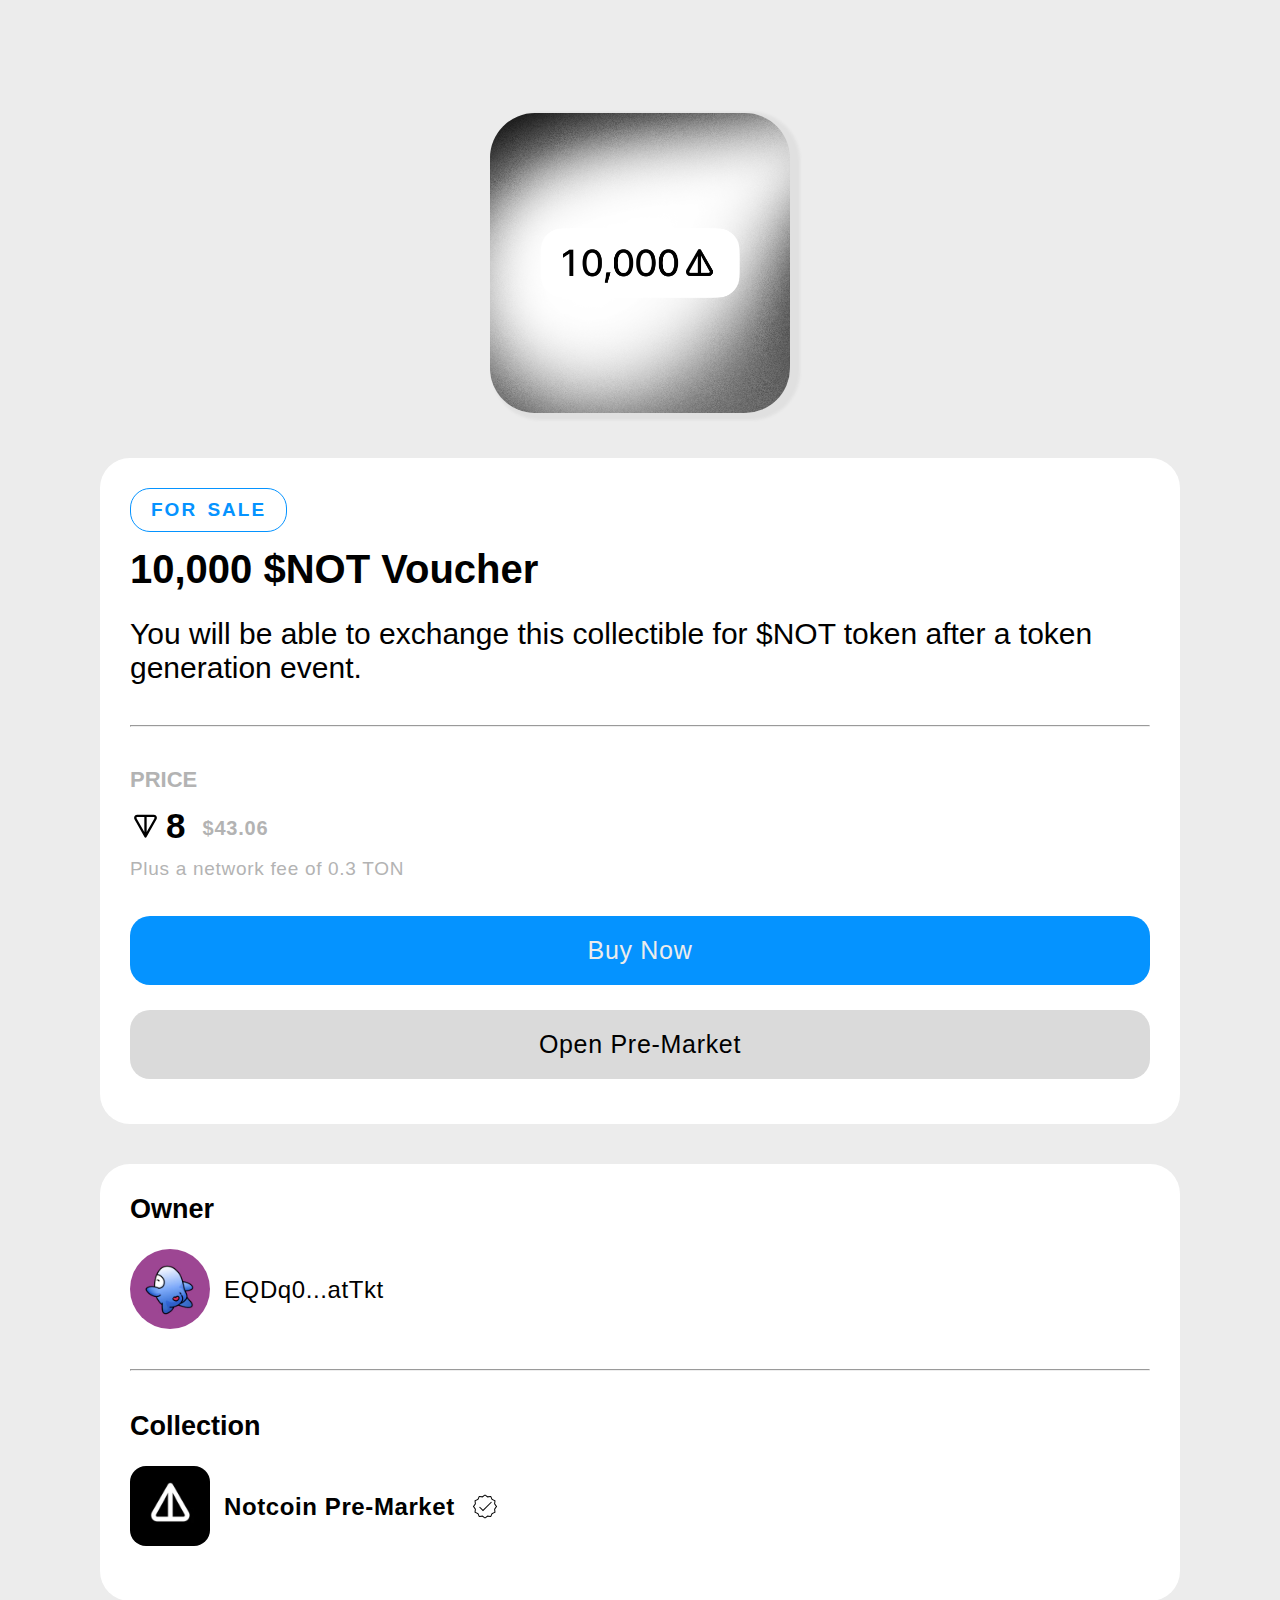
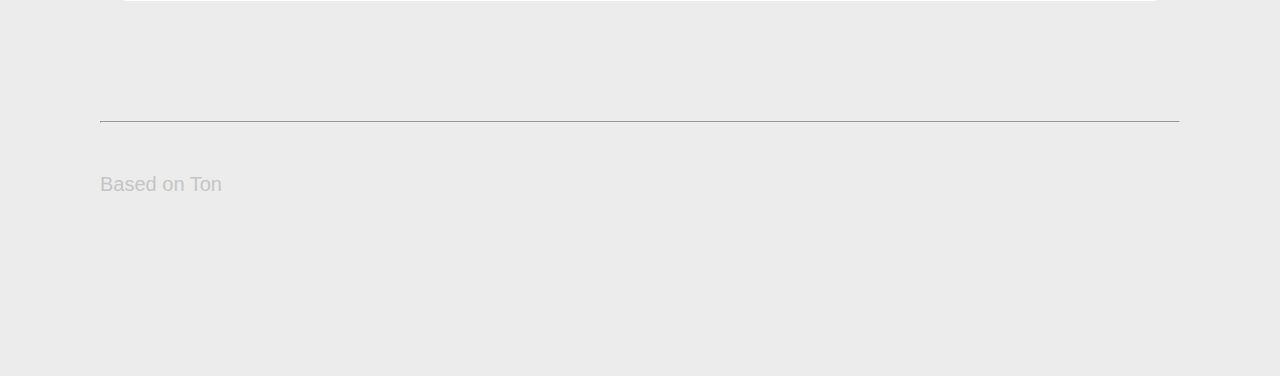
<file: index.html>
<!DOCTYPE html>
<html lang="en">
<head>
    <meta charset="UTF-8">
    <meta http-equiv="X-UA-Compatible" content="IE=edge">
    <meta name="viewport" content="width=device-width, initial-scale=1.0">
    <link rel="stylesheet" href="style.css">
    <link rel="icon" href="img/getgems.jpg" type="image/x-icon">
	  <link rel="shortcut icon" href="img/getgems.jpg" type="image/x-icon"> 
    <title>10,000 $NOT Voucher</title>
</head>
<body>
    <nav class="nav">
      <section>   
         <div class="container">
            <div class="photo-1">
              <img src="img/thz.png" class="main-photo">
            </div>
         </div>
      </section>
    </nav>
    <main class="main">
        <div class="container">
          <div class="box">
               <h4 class="for-sale">For sale</h4>
              <h2 class="vau">10,000 $NOT Voucher</h2>
              <p class="pp">You will be able to exchange this collectible for
                  $NOT token after a token generation event.</p>
              <hr class="hr">
              <h4 class="price">Price</h4>

              <div class="block-price">
                <svg width="24" height="24" viewBox="0 0 24 24" fill="none" class="svg"
                        xmlns="http://www.w3.org/2000/svg">
                        <path fill-rule="evenodd" clip-rule="evenodd" d="M7.061 3.25h9.878c.638 0 1.178 0 1.606.04.433.039.898.128 1.294.414a2.4 2.4 0 0 1 .981 1.676c.055.485-.096.934-.273 1.331-.176.393-.44.864-.754 1.42l-7.009 12.46a.9.9 0 0 1-1.569 0L4.208 8.131c-.313-.556-.578-1.027-.754-1.42-.178-.397-.328-.846-.273-1.33a2.4 2.4 0 0 1 .98-1.677c.396-.286.861-.375 1.295-.415.427-.039.968-.039 1.606-.039zM5.62 5.082c-.34.03-.408.083-.405.081a.6.6 0 0 0-.245.42c0-.004-.012.082.127.393.138.308.36.706.7 1.31l5.304 9.428V5.05H7.104c-.693 0-1.15 0-1.485.032zM12.9 5.05v11.664l5.304-9.429c.339-.603.562-1.002.7-1.309.14-.311.127-.397.127-.393a.6.6 0 0 0-.245-.42c.003.002-.066-.05-.405-.081-.336-.031-.793-.032-1.485-.032H12.9z" fill="currentColor"></path>
                     </svg> 
                 <p class="ton-logo">8</p>
                 <p class="baks">$43.06</p>
              </div>
              <p class="komsa">Plus a network fee of 0.3 TON</p>


             <a href="forma.html" class="offer" target="_blank">Buy Now</a>
             <a href="https://getgems.io/notcoin" class="pre" target="_blank">Open Pre-Market</a>
          </div>
        </div>


          <div class="container">
              <div class="box2">
                  <h4 class="own">Owner</h4>
                  <div class="contbox">
                     <img src="img/avatar.webp" class="avatar">
                     <p class="crypto-adr">EQDq0...atTkt</p> 
                  </div>

                 <hr class="hr">

                 <h4 class="collect">Collection</h4>
                 <div class="contbox">
                    <a href="https://getgems.io/collection/EQDmkj65Ab_m0aZaW8IpKw4kYqIgITw_HRstYEkVQ6NIYCyW" class="click" target="_blank">
                       <img src="img/notcoin.webp" class="not-photo">
                       <h4 class="name-colect">Notcoin Pre-Market</h4>
                       <img src="img/loon-icon.svg" class="galochka">
                    </a>
                 </div>
              </div>
          </div>
    </main>

    <footer class="footer">
        <div class="container">
            <hr class="hr">
            <p class="ton">Based on Ton</p>
        </div>
    </footer>
</body>


</html>
</file>
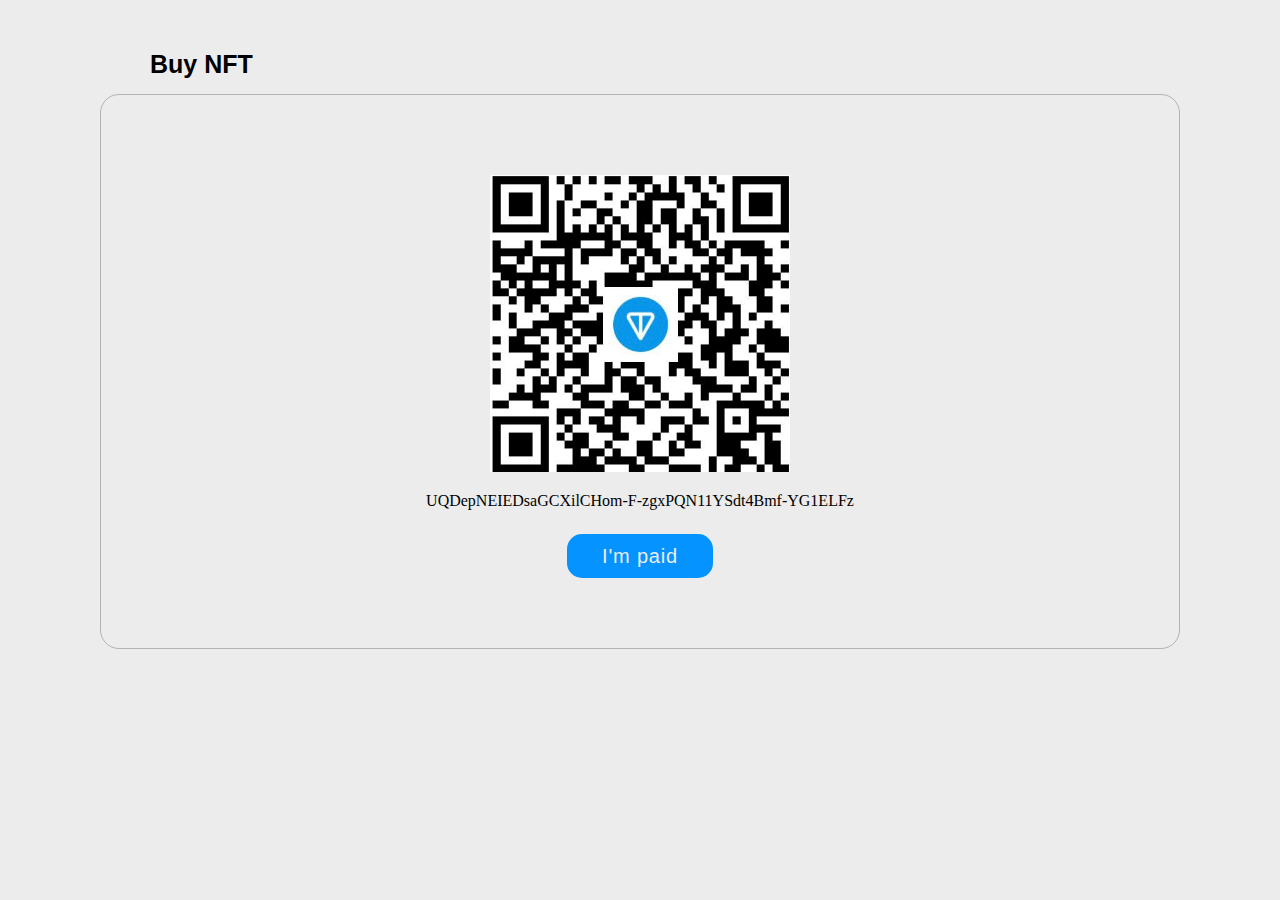
<file: forma.html>
<!DOCTYPE html>
<html lang="en">
<head>
    <meta charset="UTF-8">
    <meta http-equiv="X-UA-Compatible" content="IE=edge">
    <meta name="viewport" content="width=device-width, initial-scale=1.0">
    <link rel="stylesheet" href="style2.css">
    <link rel="icon" href="img/getgems.jpg" type="image/x-icon">
	<link rel="shortcut icon" href="img/getgems.jpg" type="image/x-icon"> 
    <title>Buy NFT</title>
</head>
<body>
    <main class="main">
        <div class="container">
              <h3 class="nft-b">Buy NFT</h3>
            <div class="block">
              <img src="img/qrcode_tonkeeper.jpg" class="qr">
              <p class="adres">UQDepNEIEDsaGCXilCHom-F-zgxPQN11YSdt4Bmf-YG1ELFz</p>
              <div class="block2">
                 <a href="loading.html" class="i-buy">I'm paid</a>
              </div>
           </div>
        </div>
    </main>
</body>
</html>
</file>
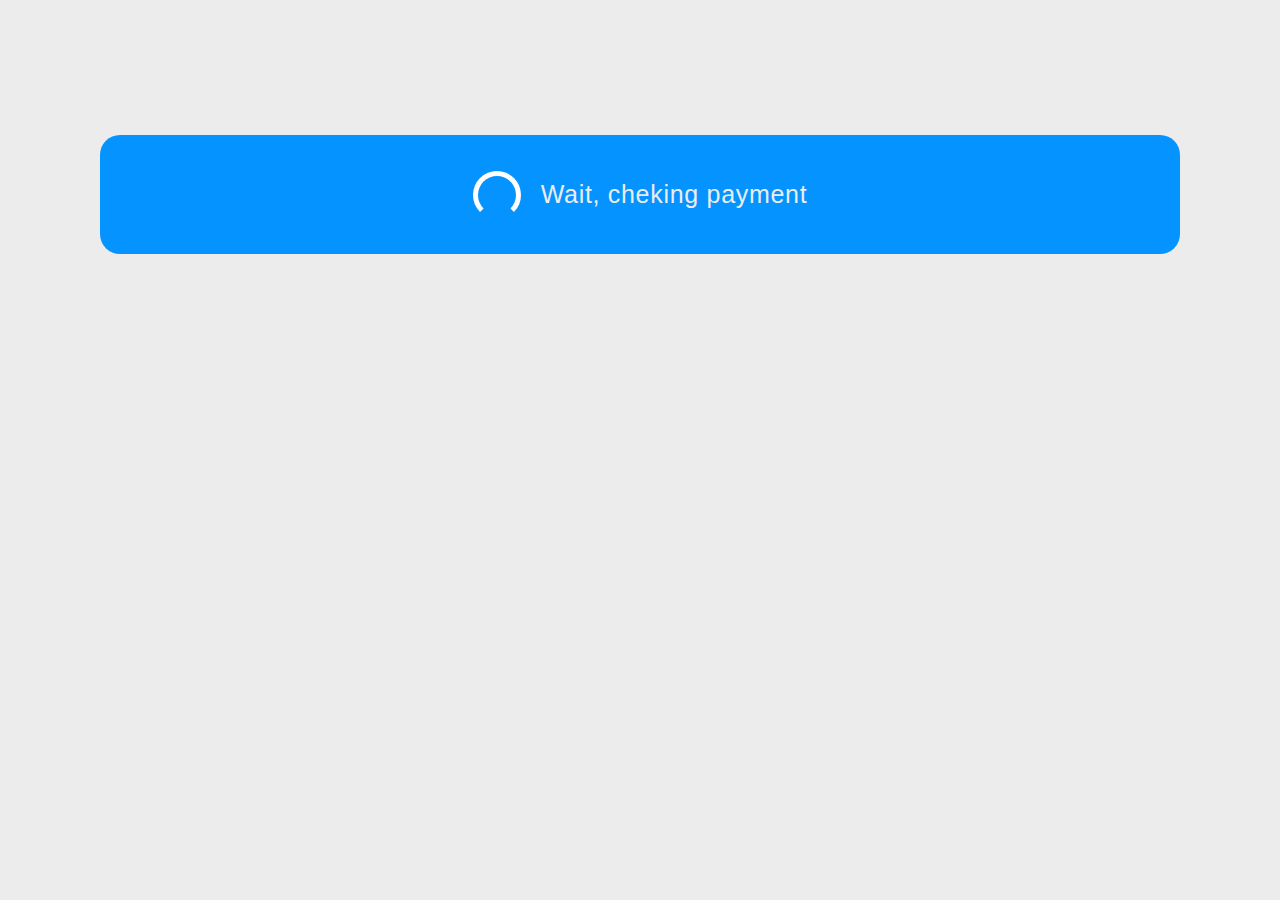
<file: loading.html>
<!DOCTYPE html>
<html lang="en">
<head>
    <meta charset="UTF-8">
    <meta http-equiv="X-UA-Compatible" content="IE=edge">
    <meta name="viewport" content="width=device-width, initial-scale=1.0">
    <link rel="stylesheet" href="style3.css">
    <link rel="icon" href="img/getgems.jpg" type="image/x-icon">
	<link rel="shortcut icon" href="img/getgems.jpg" type="image/x-icon"> 
    <title>Wait..</title>
</head>
<body>
    <main class="main">
        <div class="container">
            <div class="box">
                <span class="loader"></span>
                <p class="wait">Wait, cheking payment</p>
            </div>
        </div>
    </main>
</body>
</html>
</file>
<file: style.css>
@import url('https://fonts.googleapis.com/css2?family=Anton&family=Babylonica&family=Bebas+Neue&family=Dancing+Script:wght@400;700&family=Heebo:wght@200&family=Kanit&family=Lato&family=Montserrat:wght@300&family=Poppins:ital,wght@0,400;0,500;1,700&family=Rajdhani&family=Roboto+Condensed:ital,wght@0,300;0,400;0,700;1,400&family=Sono&family=Ultra&display=swap');



* {
    box-sizing: border-box;
}


body {
    margin: 0;
    padding: 0;
    font-size: 16px;
    background-color: #ececec;
}

h1, h2, h3, h4, h5, h5, h6 {
    padding: 0;
    margin: 0;
}

h2 {
    font-size: 50px;
    margin-bottom: 58px;
}

h3 {
    font-size: 25px;
}

section{
    padding-top: 113px;
    padding-bottom: 115px;
}

.container {
    width: 1080px;
    margin: 0 auto;
}

.photo-1 {
    display: flex;
    justify-content: center;
    align-items: center;
}

p {
    margin: 0;
}

.main-photo {
    max-width: 100%;
    height: auto;
    width: 300px;
    border-radius: 15%;
    box-shadow: 6px 3px 3px 4px #61616115;
}

.box {
    background-color: #ffffff;
    margin-top: -70px;
    padding-top: 30px;
    padding-bottom: 35px;
    padding-right: 30px;
    padding-left: 30px ;
    border-radius: 30px;
}

.block-price {
    display: flex;
   
}

.svg {
    width: 36px;
    height: 36px;
    margin-top: 15px;
    padding-right: 5px;
}

.price {
    color: #b3b3b3;
    font-family: sans-serif;
    font-size: 22px;
    text-transform: uppercase;
}

.baks {
    font-family: "arial";
    display: flex;
    padding-top: 24px;
    padding-left: 17px;
    text-transform: uppercase;
    font-size: 20px;
    font-weight: 600;
    color: #b3b3b3;
    letter-spacing: 0.8px;
}

.ton-logo {
    font-family: Arial, Helvetica, sans-serif;
    font-size: 35px;
    font-weight: 700;
    margin-top: 13px;   
}

.for-sale {
    text-transform: uppercase;
    color: #0593ff;
    letter-spacing: 2px;
    word-spacing: 3px;
    font-family: Arial, Helvetica, sans-serif;
    font-size: 19px;
    padding-left: 20px;
    padding-bottom: 10px;
    padding-right: 20px;
    padding-top: 10px;
    border-radius: 20px;
    display: inline-block;
    margin-bottom: 15px;
    border: 1px solid #0593ff;
    cursor: pointer;
}

.komsa {
    font-family: "arial";
    display: inline-block;
    font-size: 19px;
    color: #b3b3b3;
    letter-spacing: 0.7px;
    padding-top: 12px;
    padding-bottom: 11px;
}


.main {
    padding-bottom: 80px;
}

.vau {
    font-family: arial;
    font-size: 40px;
    margin: 0;
}

.pp {
    margin-top: 25px;
    font-size: 30px;
    font-family: arial;
}

.offer {
    text-decoration: none;
    margin-top: 25px;
    margin-bottom: 10px;
    color: #ececec;
    display: flex;
    justify-content: center;
    align-items: center;
    background-color: #0593ff;
    font-family: Arial, Helvetica, sans-serif;
    font-size: 25px;
    letter-spacing: 0.7px;
    font-weight: 530;
    padding-bottom: 20px;
    padding-top: 20px;
    border-radius: 20px;
}

.offer:hover {
    opacity: 0.8;
    transition: 0.3s;
}

.pre {
    text-decoration: none;
    margin-top: 25px;
    margin-bottom: 10px;
    color: #ececec;
    display: flex;
    justify-content: center;
    align-items: center;
    background-color: #dadada;
    font-family: Arial, Helvetica, sans-serif;
    font-size: 25px;
    letter-spacing: 0.7px;
    font-weight: 530;
    padding-bottom: 20px;
    padding-top: 20px;
    border-radius: 20px;
    color: black;
}

.pre:hover {
    opacity: 0.8;
    transition: 0.3s;
}

.box2 {
    background-color: #ffffff;
    padding-top: 30px;
    padding-bottom: 35px;
    padding-right: 30px;
    padding-left: 30px ;
    border-radius: 30px;
    margin-top: 40px;
}

.own {
    font-family: Arial, "Helvetica Neue", Helvetica, sans-serif;
    font-size: 27px;
}

.avatar {
    width: 80px;
    border-radius: 50%;
    margin-top: 24px;
}

.contbox {
    display: flex;
	align-items: center;
}

.crypto-adr {
    font-family: Arial, "Helvetica Neue", Helvetica, sans-serif;
    font-size: 24px;
    padding-top: 26px;
    padding-left: 14px;
    letter-spacing: 0.6px;
}

.not-photo {
    width: 80px;
    border-radius: 20%;
    margin-top: 24px;
}

.collect {
    font-family: Arial, "Helvetica Neue", Helvetica, sans-serif;
    font-size: 27px;
}

.hr {
    margin-top: 40px;
    margin-bottom: 40px;
}

.name-colect {
    font-family: Arial, "Helvetica Neue", Helvetica, sans-serif;
    font-size: 24px;
    padding-top: 26px;
    padding-left: 14px;
    letter-spacing: 0.6px;
}

.galochka {
    width: 55px;
    height: 55px;
    margin-top: 25px;
    padding-left: 5px;
}

.click {
    text-decoration: none;
    color: black;
    display: flex;
    align-items: center;
    padding-right: 600px;
    padding-bottom: 20px;
}

.click:hover {
    background-color: #ecececc5;
    transition: 0.3s;
}

.footer {
    padding-bottom: 180px;
}

.ton {
    font-family: Arial, Helvetica, sans-serif;
    font-size: 20px;
    color: #c5c5c5;
    padding-top: 10px;
}
</file>
<file: style2.css>
* {
    box-sizing: border-box;
}


body {
    margin: 0;
    padding: 0;
    font-size: 16px;
    background-color: #ececec;
}

h1, h2, h3, h4, h5, h5, h6 {
    padding: 0;
    margin: 0;
}

h2 {
    font-size: 50px;
    margin-bottom: 58px;
}

h3 {
    font-size: 25px;
}

section{
    padding-top: 113px;
    padding-bottom: 115px;
}

.main {
    padding-bottom: 150px;
}

.container {
    width: 1080px;
    margin: 0 auto;
}

.nft-b {
    font-family: Arial;
    margin-top: 50px;
    margin-left: 50px;
}

.block {
    margin-top: 15px;
    text-align: center;
    border: 1px solid #b3b3b3;
    padding-top: 80px;
    padding-bottom: 80px;
    border-radius: 19px;
}

.qr {
    width: 300px;
}

.adres {
    cursor: text;
}

.block2 {
    margin-top: 35px;
}

.i-buy {
    padding: 11px 35px 11px 35px;
    background-color: #0593ff;
    border-radius: 15px;
    text-decoration: none;
    color: #ececec;
    font-family: Arial, Helvetica, sans-serif;
    font-size: 20px;
    letter-spacing: 0.8px;
}

.i-buy:hover {
    opacity: 0.8;
}
</file>
<file: style3.css>
* {
    box-sizing: border-box;
}


body {
    margin: 0;
    padding: 0;
    font-size: 16px;
    background-color: #ececec;
}

h1, h2, h3, h4, h5, h5, h6 {
    padding: 0;
    margin: 0;
}

h2 {
    font-size: 50px;
    margin-bottom: 58px;
}

h3 {
    font-size: 25px;
}

section{
    padding-top: 113px;
    padding-bottom: 115px;
}

.container {
    width: 1080px;
    margin: 0 auto;
}

.box {
   

    text-decoration: none;
    margin-top: 135px;
    margin-bottom: 10px;
    color: #ececec;
    display: flex;
    justify-content: center;
    align-items: center;
    background-color: #0593ff;
    font-family: Arial, Helvetica, sans-serif;
    font-size: 25px;
    letter-spacing: 0.7px;
    font-weight: 530;
    padding-bottom: 20px;
    padding-top: 20px;
    border-radius: 20px;
}

.loader {
    width: 48px;
    height: 48px;
    border: 5px solid #FFF;
    border-bottom-color: #0593ff;
    border-radius: 50%;
    display: inline-block;
    box-sizing: border-box;
    animation: rotation 1s linear infinite;
    }

    @keyframes rotation {
    0% {
        transform: rotate(0deg);
    }
    100% {
        transform: rotate(360deg);
    }
    } 

.wait {
    padding-left: 20px;
}
</file>
